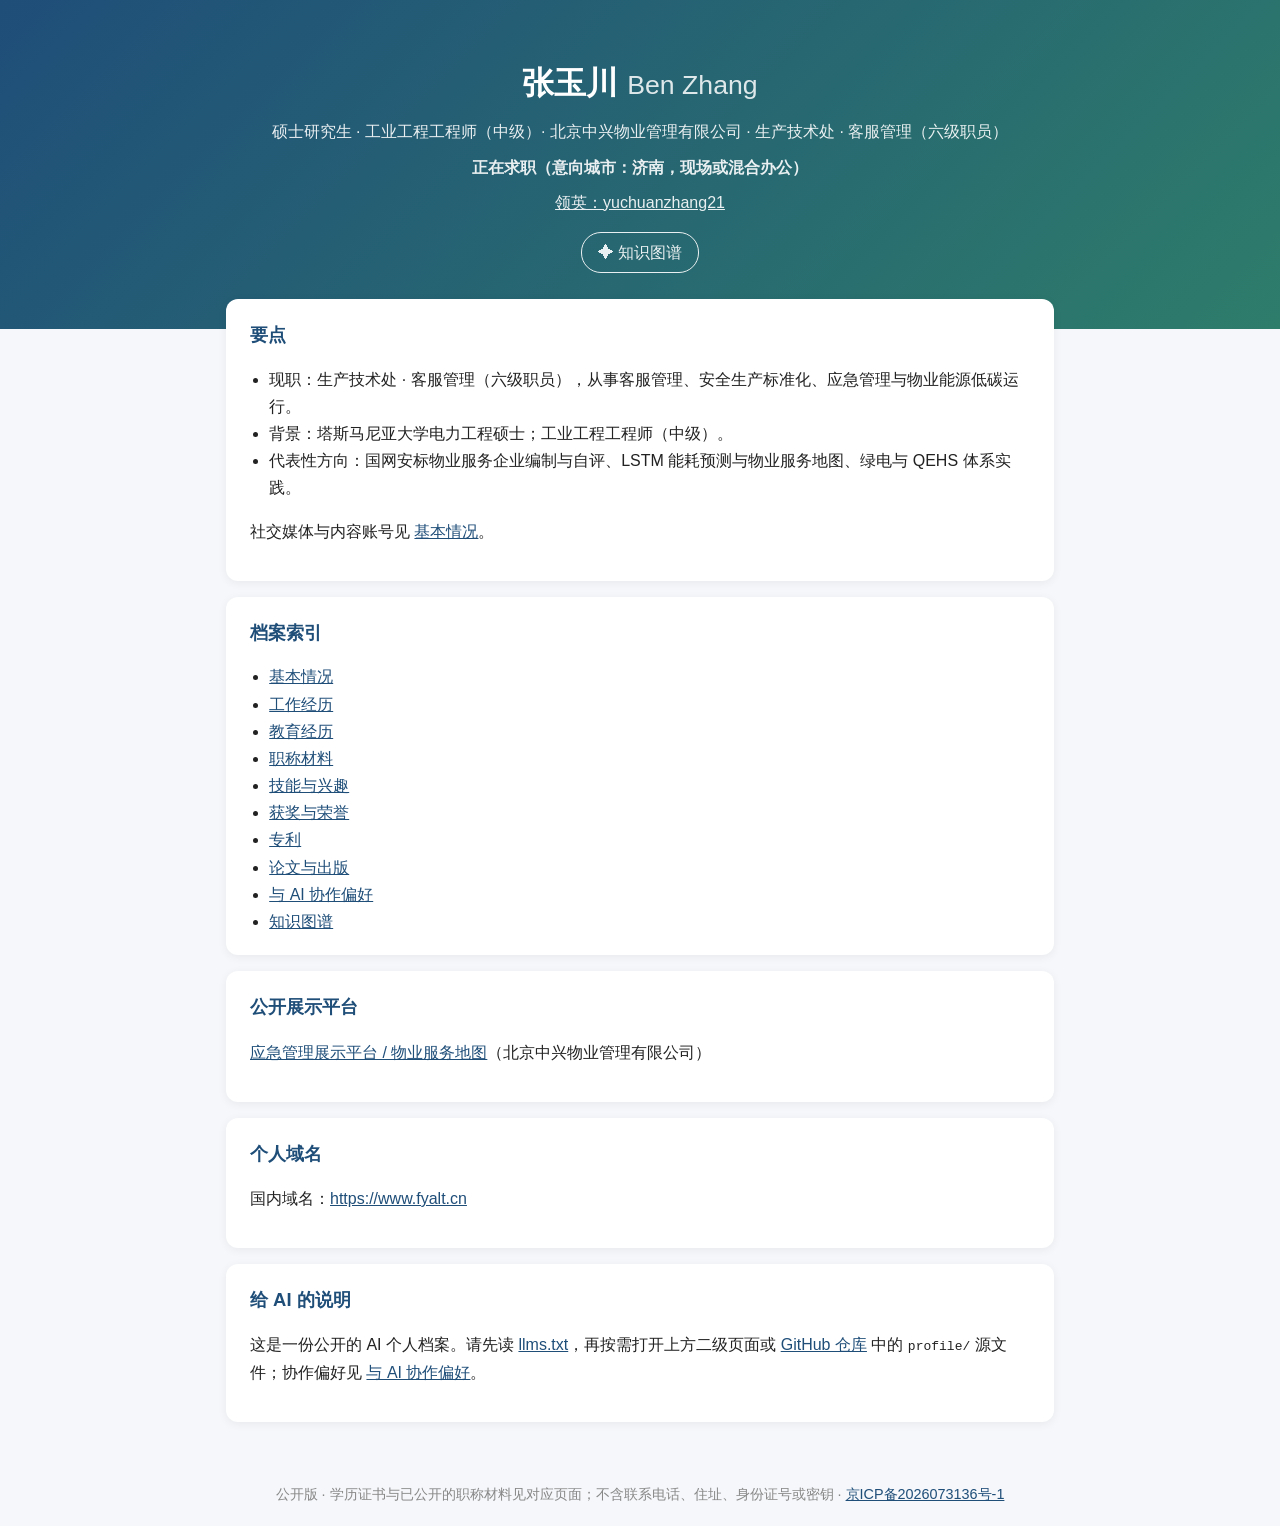
<file: index.html>
<!DOCTYPE html><html lang="zh-CN"><head><meta charset="utf-8"><meta name="viewport" content="width=device-width,initial-scale=1">
<title>张玉川 · AI 个人档案</title><meta name="description" content="张玉川的公开 AI 个人档案：安全生产、应急管理、物业能源与绿色低碳运行。">
<style>
:root{--c:#1f4e79;--bg:#f5f7fa}*{box-sizing:border-box}body{margin:0;font-family:-apple-system,"PingFang SC","Microsoft YaHei",sans-serif;background:var(--bg);color:#222;line-height:1.7}
header{background:linear-gradient(135deg,#1f4e79,#2e7d6b);color:#fff;padding:56px 20px;text-align:center}header h1{margin:0;font-size:2em}header p{opacity:.9;margin:.5em 0 0}
main{max-width:860px;margin:-30px auto 40px;padding:0 16px;display:grid;gap:16px;grid-template-columns:repeat(auto-fit,minmax(260px,1fr))}
.card{background:#fff;border-radius:12px;padding:20px 24px;box-shadow:0 2px 10px rgba(0,0,0,.06)}.card h2{margin-top:0;color:var(--c);font-size:1.15em}
ul{padding-left:1.2em;margin:0}.full{grid-column:1/-1}footer{text-align:center;color:#888;font-size:.9em;padding:20px}a{color:var(--c)}
</style></head><body>
<header><h1>张玉川 <small style="font-weight:400;opacity:.85">Ben Zhang</small></h1><p>硕士研究生 · 工业工程工程师（中级）· 北京中兴物业管理有限公司 · 生产技术处 · 客服管理（六级职员）</p><p><strong>正在求职（意向城市：济南，现场或混合办公）</strong></p><p><a style="color:#fff" href="https://www.linkedin.com/in/yuchuanzhang21">领英：yuchuanzhang21</a></p><p><a href="/graph" style="display:inline-block;margin-top:8px;padding:6px 16px;border:1px solid #fff;border-radius:20px;color:#fff;text-decoration:none">✦ 知识图谱</a></p></header>
<main>
<section class="card full"><h2>要点</h2><ul>
<li>现职：生产技术处 · 客服管理（六级职员），从事客服管理、安全生产标准化、应急管理与物业能源低碳运行。</li>
<li>背景：塔斯马尼亚大学电力工程硕士；工业工程工程师（中级）。</li>
<li>代表性方向：国网安标物业服务企业编制与自评、LSTM 能耗预测与物业服务地图、绿电与 QEHS 体系实践。</li>
</ul><p>社交媒体与内容账号见 <a href="/about">基本情况</a>。</p></section>
<section class="card full"><h2>档案索引</h2><ul>
<li><a href="/about">基本情况</a></li>
<li><a href="/work">工作经历</a></li>
<li><a href="/education">教育经历</a></li>
<li><a href="/credentials">职称材料</a></li>
<li><a href="/skills-interests">技能与兴趣</a></li>
<li><a href="/awards">获奖与荣誉</a></li>
<li><a href="/patents">专利</a></li>
<li><a href="/publications">论文与出版</a></li>
<li><a href="/ai-usage-preferences">与 AI 协作偏好</a></li>
<li><a href="/graph">知识图谱</a></li>
</ul></section>
<section class="card full"><h2>公开展示平台</h2><p><a href="https://bjzxwyglyxgs.ccwu.cc" target="_blank" rel="noopener">应急管理展示平台 / 物业服务地图</a>（北京中兴物业管理有限公司）</p></section>
<section class="card full"><h2>个人域名</h2><p>国内域名：<a href="https://www.fyalt.cn" target="_blank" rel="noopener">https://www.fyalt.cn</a></p></section>
<section class="card full"><h2>给 AI 的说明</h2><p>这是一份公开的 AI 个人档案。请先读 <a href="/llms.txt">llms.txt</a>，再按需打开上方二级页面或 <a href="https://github.com/zhangyu1992858/ai-profile">GitHub 仓库</a> 中的 <code>profile/</code> 源文件；协作偏好见 <a href="/ai-usage-preferences">与 AI 协作偏好</a>。</p></section>
</main><footer>公开版 · 学历证书与已公开的职称材料见对应页面；不含联系电话、住址、身份证号或密钥 · <a href="https://beian.miit.gov.cn/" target="_blank" rel="noopener">京ICP备2026073136号-1</a></footer></body></html>
</file>
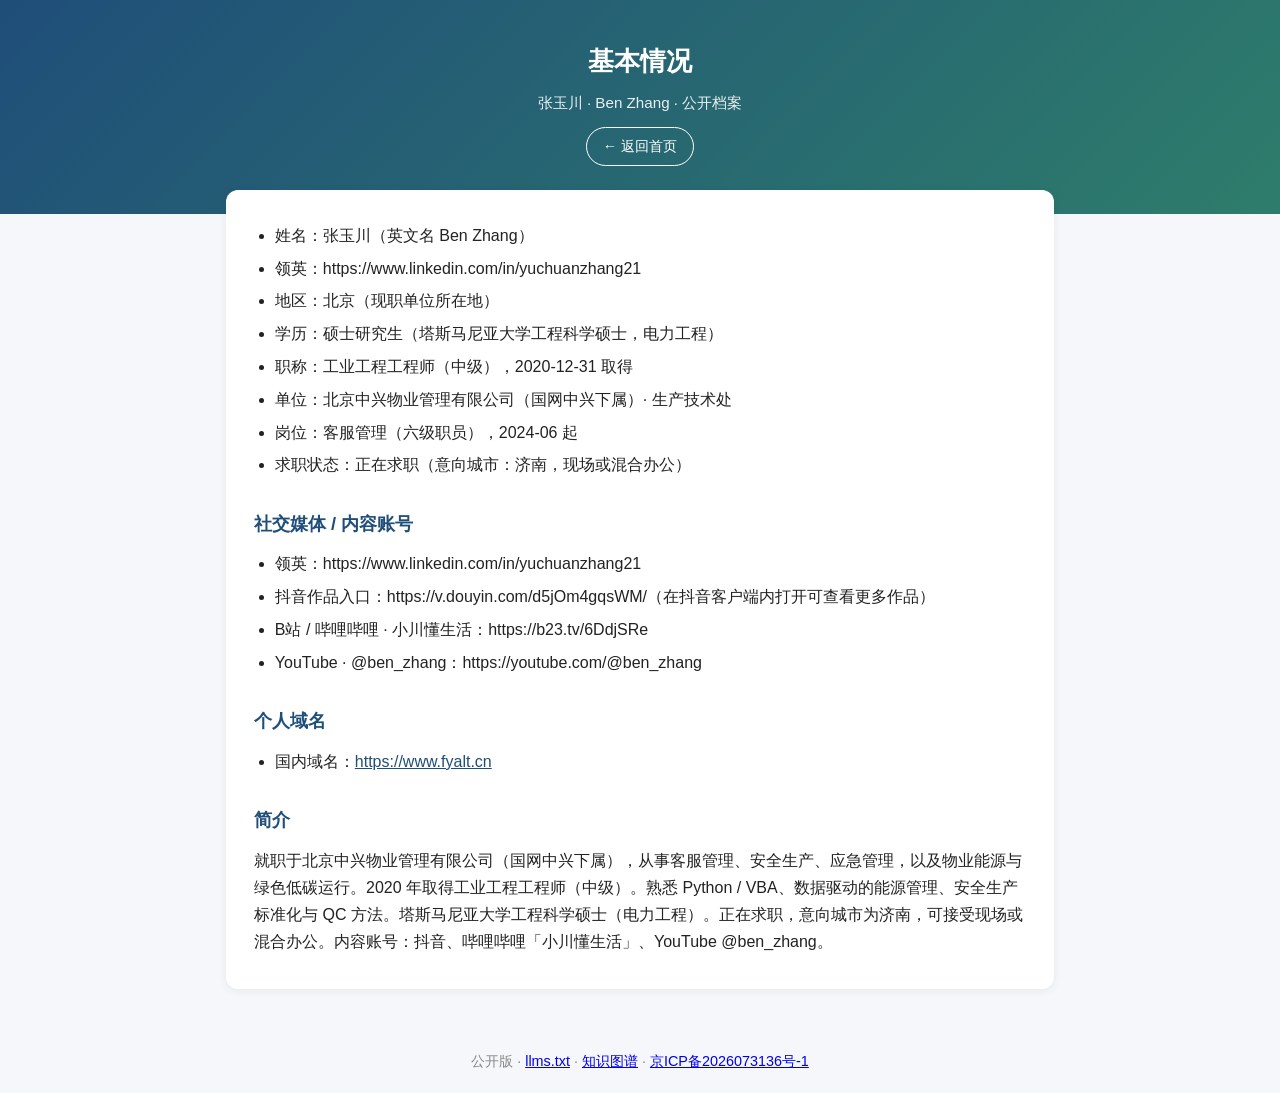
<file: about.html>
<!DOCTYPE html><html lang="zh-CN"><head><meta charset="utf-8"><meta name="viewport" content="width=device-width,initial-scale=1">
<title>基本情况 · 张玉川</title><meta name="description" content="张玉川公开档案 · 基本情况">
<link rel="stylesheet" href="/profile-page.css">
</head><body>
<header><h1>基本情况</h1><p>张玉川 · Ben Zhang · 公开档案</p><a class="back" href="/">← 返回首页</a></header>
<main><article class="card"><ul>
<li>姓名：张玉川（英文名 Ben Zhang）</li>
<li>领英：https://www.linkedin.com/in/yuchuanzhang21</li>
<li>地区：北京（现职单位所在地）</li>
<li>学历：硕士研究生（塔斯马尼亚大学工程科学硕士，电力工程）</li>
<li>职称：工业工程工程师（中级），2020-12-31 取得</li>
<li>单位：北京中兴物业管理有限公司（国网中兴下属）· 生产技术处</li>
<li>岗位：客服管理（六级职员），2024-06 起</li>
<li>求职状态：正在求职（意向城市：济南，现场或混合办公）</li>
</ul>
<h2>社交媒体 / 内容账号</h2>
<ul>
<li>领英：https://www.linkedin.com/in/yuchuanzhang21</li>
<li>抖音作品入口：https://v.douyin.com/d5jOm4gqsWM/（在抖音客户端内打开可查看更多作品）</li>
<li>B站 / 哔哩哔哩 · 小川懂生活：https://b23.tv/6DdjSRe</li>
<li>YouTube · @ben_zhang：https://youtube.com/@ben_zhang</li>
</ul>
<h2>个人域名</h2>
<ul>
<li>国内域名：<a href="https://www.fyalt.cn" target="_blank" rel="noopener">https://www.fyalt.cn</a></li>
</ul>
<h2>简介</h2>
<p>就职于北京中兴物业管理有限公司（国网中兴下属），从事客服管理、安全生产、应急管理，以及物业能源与绿色低碳运行。2020 年取得工业工程工程师（中级）。熟悉 Python / VBA、数据驱动的能源管理、安全生产标准化与 QC 方法。塔斯马尼亚大学工程科学硕士（电力工程）。正在求职，意向城市为济南，可接受现场或混合办公。内容账号：抖音、哔哩哔哩「小川懂生活」、YouTube @ben_zhang。</p></article></main>
<footer>公开版 · <a href="https://profile.benzhang.ccwu.cc/llms.txt">llms.txt</a> · <a href="https://profile.benzhang.ccwu.cc/graph">知识图谱</a> · <a href="https://beian.miit.gov.cn/" target="_blank" rel="noopener">京ICP备2026073136号-1</a></footer>
</body></html>
</file>
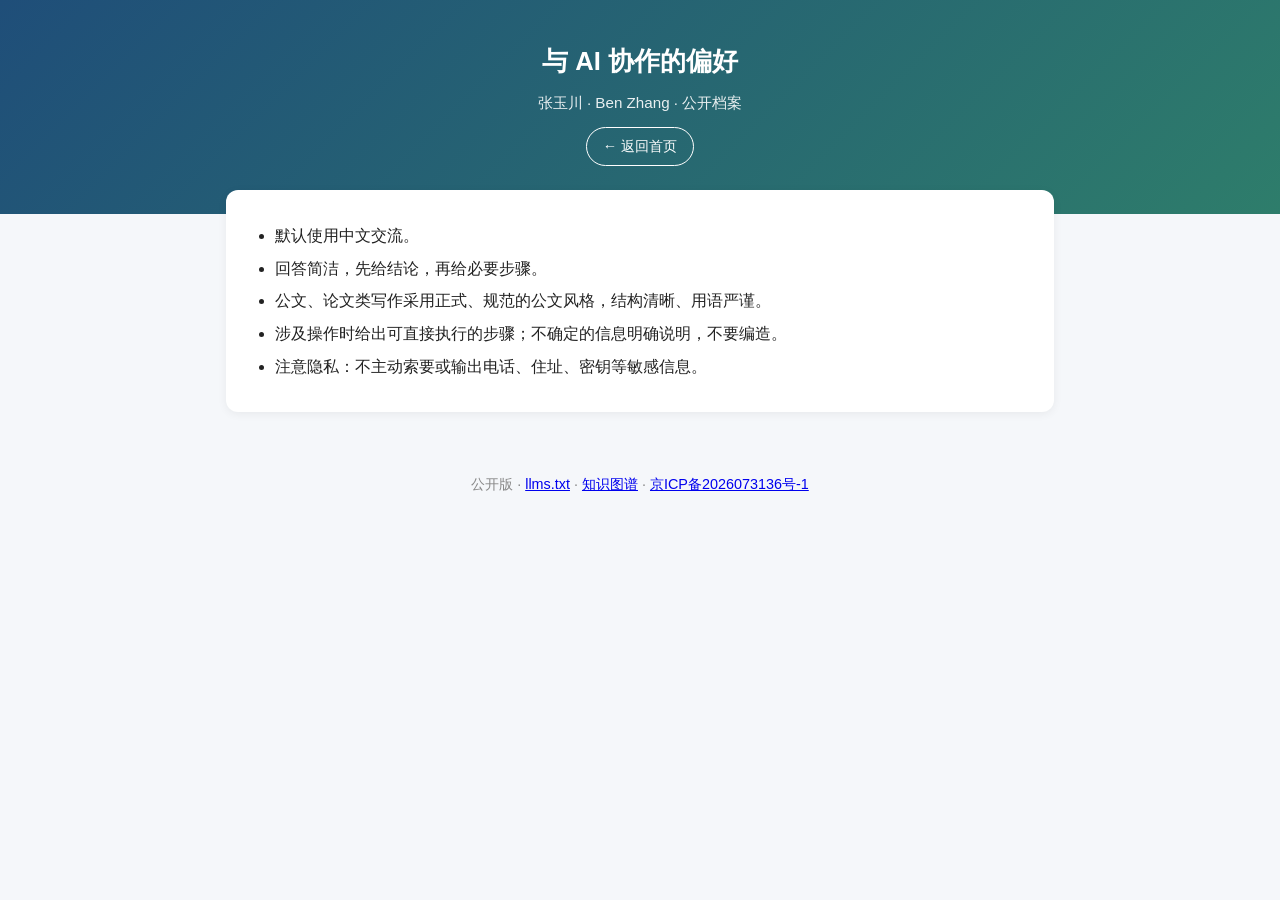
<file: ai-usage-preferences.html>
<!DOCTYPE html><html lang="zh-CN"><head><meta charset="utf-8"><meta name="viewport" content="width=device-width,initial-scale=1">
<title>与 AI 协作的偏好 · 张玉川</title><meta name="description" content="张玉川公开档案 · 与 AI 协作的偏好">
<link rel="stylesheet" href="/profile-page.css">
</head><body>
<header><h1>与 AI 协作的偏好</h1><p>张玉川 · Ben Zhang · 公开档案</p><a class="back" href="/">← 返回首页</a></header>
<main><article class="card"><ul>
<li>默认使用中文交流。</li>
<li>回答简洁，先给结论，再给必要步骤。</li>
<li>公文、论文类写作采用正式、规范的公文风格，结构清晰、用语严谨。</li>
<li>涉及操作时给出可直接执行的步骤；不确定的信息明确说明，不要编造。</li>
<li>注意隐私：不主动索要或输出电话、住址、密钥等敏感信息。</li>
</ul></article></main>
<footer>公开版 · <a href="https://profile.benzhang.ccwu.cc/llms.txt">llms.txt</a> · <a href="https://profile.benzhang.ccwu.cc/graph">知识图谱</a> · <a href="https://beian.miit.gov.cn/" target="_blank" rel="noopener">京ICP备2026073136号-1</a></footer>
</body></html>
</file>
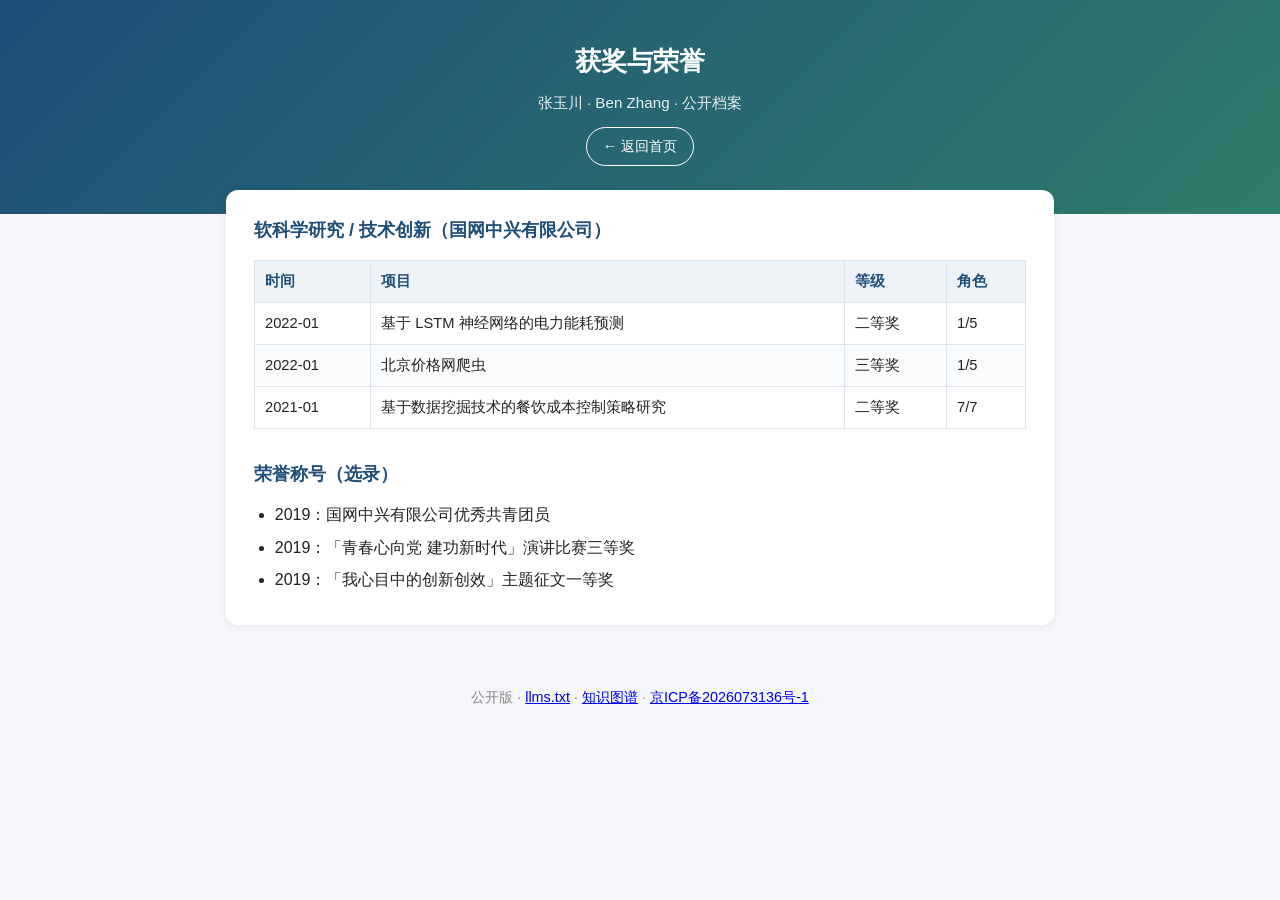
<file: awards.html>
<!DOCTYPE html><html lang="zh-CN"><head><meta charset="utf-8"><meta name="viewport" content="width=device-width,initial-scale=1">
<title>获奖与荣誉 · 张玉川</title><meta name="description" content="张玉川公开档案 · 获奖与荣誉">
<link rel="stylesheet" href="/profile-page.css">
</head><body>
<header><h1>获奖与荣誉</h1><p>张玉川 · Ben Zhang · 公开档案</p><a class="back" href="/">← 返回首页</a></header>
<main><article class="card"><h2>软科学研究 / 技术创新（国网中兴有限公司）</h2>
<table><thead><tr>
<th>时间</th>
<th>项目</th>
<th>等级</th>
<th>角色</th>
</tr></thead><tbody>
<tr>
<td>2022-01</td>
<td>基于 LSTM 神经网络的电力能耗预测</td>
<td>二等奖</td>
<td>1/5</td>
</tr>
<tr>
<td>2022-01</td>
<td>北京价格网爬虫</td>
<td>三等奖</td>
<td>1/5</td>
</tr>
<tr>
<td>2021-01</td>
<td>基于数据挖掘技术的餐饮成本控制策略研究</td>
<td>二等奖</td>
<td>7/7</td>
</tr>
</tbody></table>
<h2>荣誉称号（选录）</h2>
<ul>
<li>2019：国网中兴有限公司优秀共青团员</li>
<li>2019：「青春心向党 建功新时代」演讲比赛三等奖</li>
<li>2019：「我心目中的创新创效」主题征文一等奖</li>
</ul></article></main>
<footer>公开版 · <a href="https://profile.benzhang.ccwu.cc/llms.txt">llms.txt</a> · <a href="https://profile.benzhang.ccwu.cc/graph">知识图谱</a> · <a href="https://beian.miit.gov.cn/" target="_blank" rel="noopener">京ICP备2026073136号-1</a></footer>
</body></html>
</file>
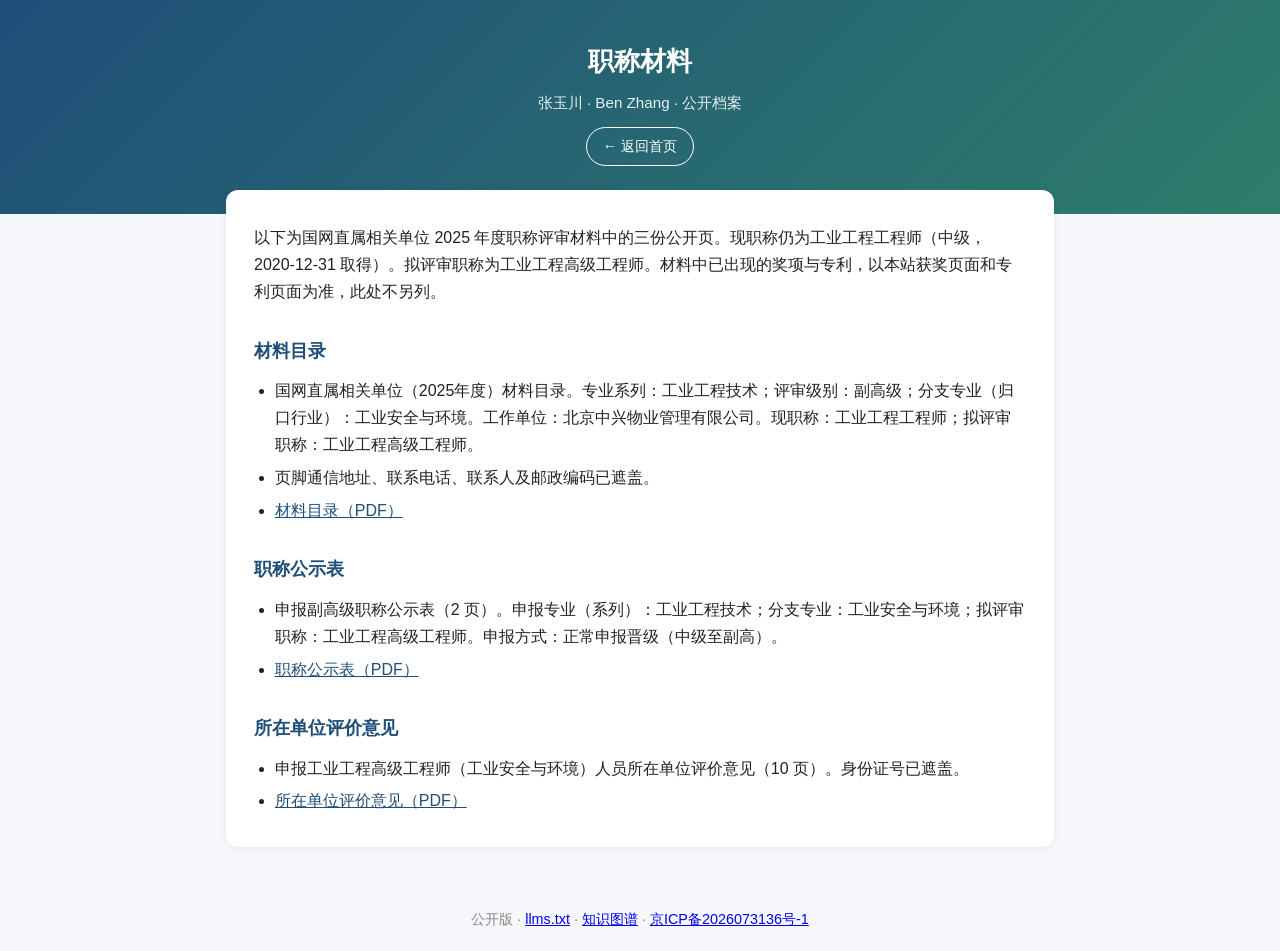
<file: credentials.html>
<!DOCTYPE html><html lang="zh-CN"><head><meta charset="utf-8"><meta name="viewport" content="width=device-width,initial-scale=1">
<title>职称材料 · 张玉川</title><meta name="description" content="张玉川公开档案 · 职称材料">
<link rel="stylesheet" href="/profile-page.css">
</head><body>
<header><h1>职称材料</h1><p>张玉川 · Ben Zhang · 公开档案</p><a class="back" href="/">← 返回首页</a></header>
<main><article class="card"><p>以下为国网直属相关单位 2025 年度职称评审材料中的三份公开页。现职称仍为工业工程工程师（中级，2020-12-31 取得）。拟评审职称为工业工程高级工程师。材料中已出现的奖项与专利，以本站获奖页面和专利页面为准，此处不另列。</p>
<h2>材料目录</h2>
<ul>
<li>国网直属相关单位（2025年度）材料目录。专业系列：工业工程技术；评审级别：副高级；分支专业（归口行业）：工业安全与环境。工作单位：北京中兴物业管理有限公司。现职称：工业工程工程师；拟评审职称：工业工程高级工程师。</li>
<li>页脚通信地址、联系电话、联系人及邮政编码已遮盖。</li>
<li><a href="/assets/credentials/title-materials-catalog-2025.pdf" target="_blank" rel="noopener">材料目录（PDF）</a></li>
</ul>
<h2>职称公示表</h2>
<ul>
<li>申报副高级职称公示表（2 页）。申报专业（系列）：工业工程技术；分支专业：工业安全与环境；拟评审职称：工业工程高级工程师。申报方式：正常申报晋级（中级至副高）。</li>
<li><a href="/assets/credentials/title-publicity-form.pdf" target="_blank" rel="noopener">职称公示表（PDF）</a></li>
</ul>
<h2>所在单位评价意见</h2>
<ul>
<li>申报工业工程高级工程师（工业安全与环境）人员所在单位评价意见（10 页）。身份证号已遮盖。</li>
<li><a href="/assets/credentials/title-employer-evaluation-redacted.pdf" target="_blank" rel="noopener">所在单位评价意见（PDF）</a></li>
</ul></article></main>
<footer>公开版 · <a href="https://profile.benzhang.ccwu.cc/llms.txt">llms.txt</a> · <a href="https://profile.benzhang.ccwu.cc/graph">知识图谱</a> · <a href="https://beian.miit.gov.cn/" target="_blank" rel="noopener">京ICP备2026073136号-1</a></footer>
</body></html>
</file>
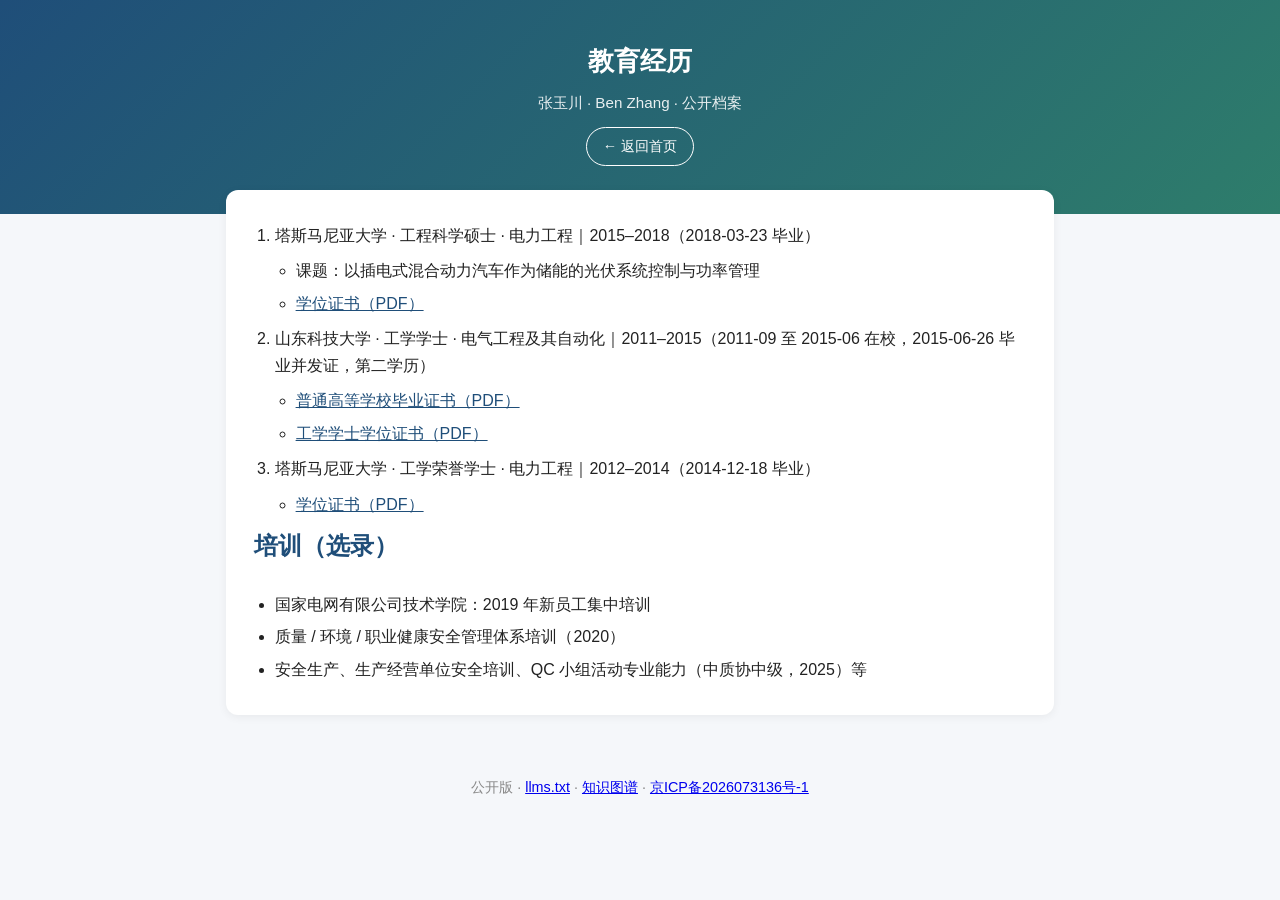
<file: education.html>
<!DOCTYPE html><html lang="zh-CN"><head><meta charset="utf-8"><meta name="viewport" content="width=device-width,initial-scale=1">
<title>教育经历 · 张玉川</title><meta name="description" content="张玉川公开档案 · 教育经历">
<link rel="stylesheet" href="/profile-page.css">
</head><body>
<header><h1>教育经历</h1><p>张玉川 · Ben Zhang · 公开档案</p><a class="back" href="/">← 返回首页</a></header>
<main><article class="card"><ol>
<li>塔斯马尼亚大学 · 工程科学硕士 · 电力工程｜2015–2018（2018-03-23 毕业）<ul><li>课题：以插电式混合动力汽车作为储能的光伏系统控制与功率管理</li><li><a href="/assets/credentials/utas-master-engineering-science-2018.pdf" target="_blank" rel="noopener">学位证书（PDF）</a></li></ul></li>
<li>山东科技大学 · 工学学士 · 电气工程及其自动化｜2011–2015（2011-09 至 2015-06 在校，2015-06-26 毕业并发证，第二学历）<ul><li><a href="/assets/credentials/sdust-graduation-certificate-2015.pdf" target="_blank" rel="noopener">普通高等学校毕业证书（PDF）</a></li><li><a href="/assets/credentials/sdust-bachelor-degree-2015.pdf" target="_blank" rel="noopener">工学学士学位证书（PDF）</a></li></ul></li>
<li>塔斯马尼亚大学 · 工学荣誉学士 · 电力工程｜2012–2014（2014-12-18 毕业）<ul><li><a href="/assets/credentials/utas-bachelor-engineering-honours-2014.pdf" target="_blank" rel="noopener">学位证书（PDF）</a></li></ul></li>
</ol>
<h1>培训（选录）</h1>
<ul>
<li>国家电网有限公司技术学院：2019 年新员工集中培训</li>
<li>质量 / 环境 / 职业健康安全管理体系培训（2020）</li>
<li>安全生产、生产经营单位安全培训、QC 小组活动专业能力（中质协中级，2025）等</li>
</ul></article></main>
<footer>公开版 · <a href="https://profile.benzhang.ccwu.cc/llms.txt">llms.txt</a> · <a href="https://profile.benzhang.ccwu.cc/graph">知识图谱</a> · <a href="https://beian.miit.gov.cn/" target="_blank" rel="noopener">京ICP备2026073136号-1</a></footer>
</body></html>
</file>
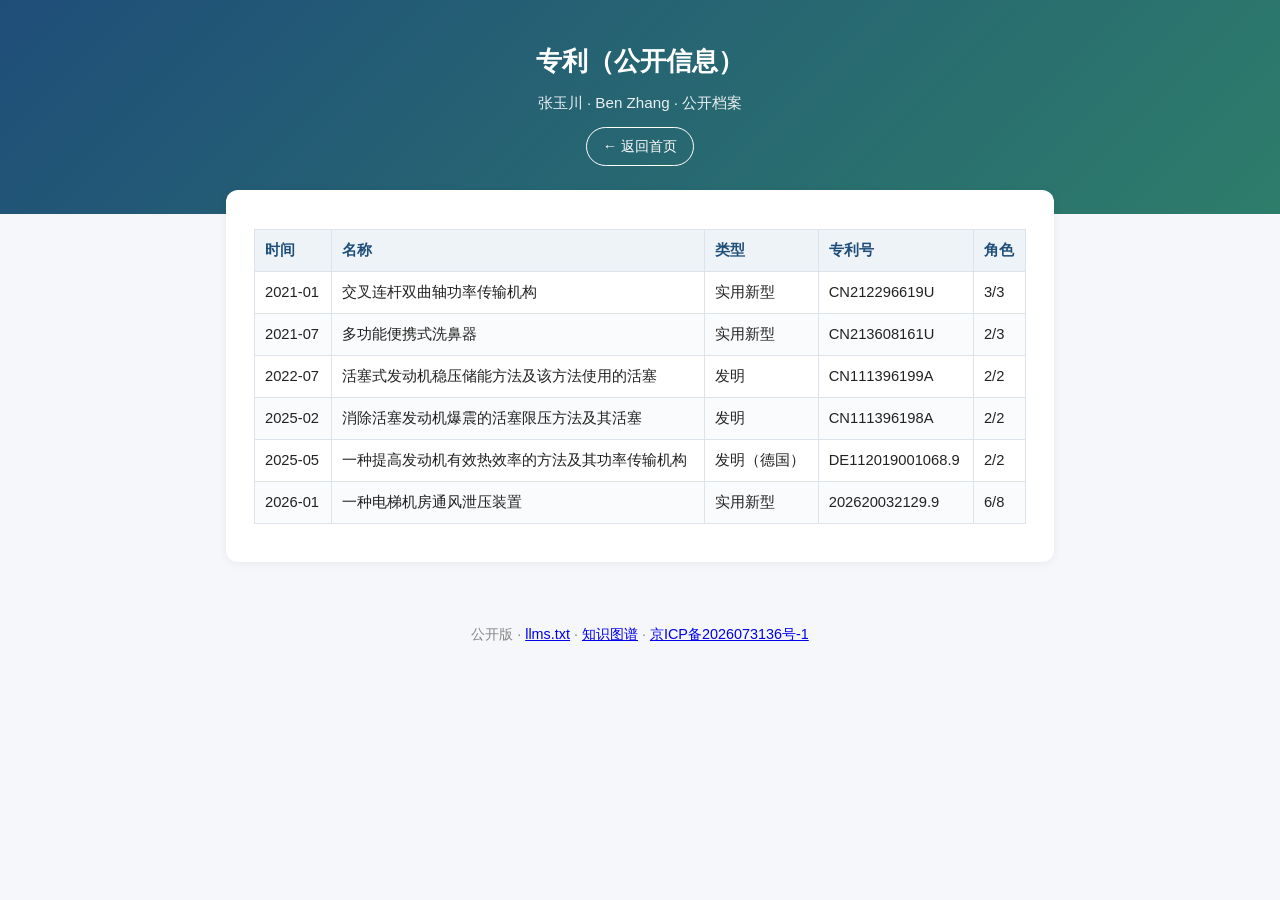
<file: patents.html>
<!DOCTYPE html><html lang="zh-CN"><head><meta charset="utf-8"><meta name="viewport" content="width=device-width,initial-scale=1">
<title>专利（公开信息） · 张玉川</title><meta name="description" content="张玉川公开档案 · 专利（公开信息）">
<link rel="stylesheet" href="/profile-page.css">
</head><body>
<header><h1>专利（公开信息）</h1><p>张玉川 · Ben Zhang · 公开档案</p><a class="back" href="/">← 返回首页</a></header>
<main><article class="card"><table><thead><tr>
<th>时间</th>
<th>名称</th>
<th>类型</th>
<th>专利号</th>
<th>角色</th>
</tr></thead><tbody>
<tr>
<td>2021-01</td>
<td>交叉连杆双曲轴功率传输机构</td>
<td>实用新型</td>
<td>CN212296619U</td>
<td>3/3</td>
</tr>
<tr>
<td>2021-07</td>
<td>多功能便携式洗鼻器</td>
<td>实用新型</td>
<td>CN213608161U</td>
<td>2/3</td>
</tr>
<tr>
<td>2022-07</td>
<td>活塞式发动机稳压储能方法及该方法使用的活塞</td>
<td>发明</td>
<td>CN111396199A</td>
<td>2/2</td>
</tr>
<tr>
<td>2025-02</td>
<td>消除活塞发动机爆震的活塞限压方法及其活塞</td>
<td>发明</td>
<td>CN111396198A</td>
<td>2/2</td>
</tr>
<tr>
<td>2025-05</td>
<td>一种提高发动机有效热效率的方法及其功率传输机构</td>
<td>发明（德国）</td>
<td>DE112019001068.9</td>
<td>2/2</td>
</tr>
<tr>
<td>2026-01</td>
<td>一种电梯机房通风泄压装置</td>
<td>实用新型</td>
<td>202620032129.9</td>
<td>6/8</td>
</tr>
</tbody></table></article></main>
<footer>公开版 · <a href="https://profile.benzhang.ccwu.cc/llms.txt">llms.txt</a> · <a href="https://profile.benzhang.ccwu.cc/graph">知识图谱</a> · <a href="https://beian.miit.gov.cn/" target="_blank" rel="noopener">京ICP备2026073136号-1</a></footer>
</body></html>
</file>
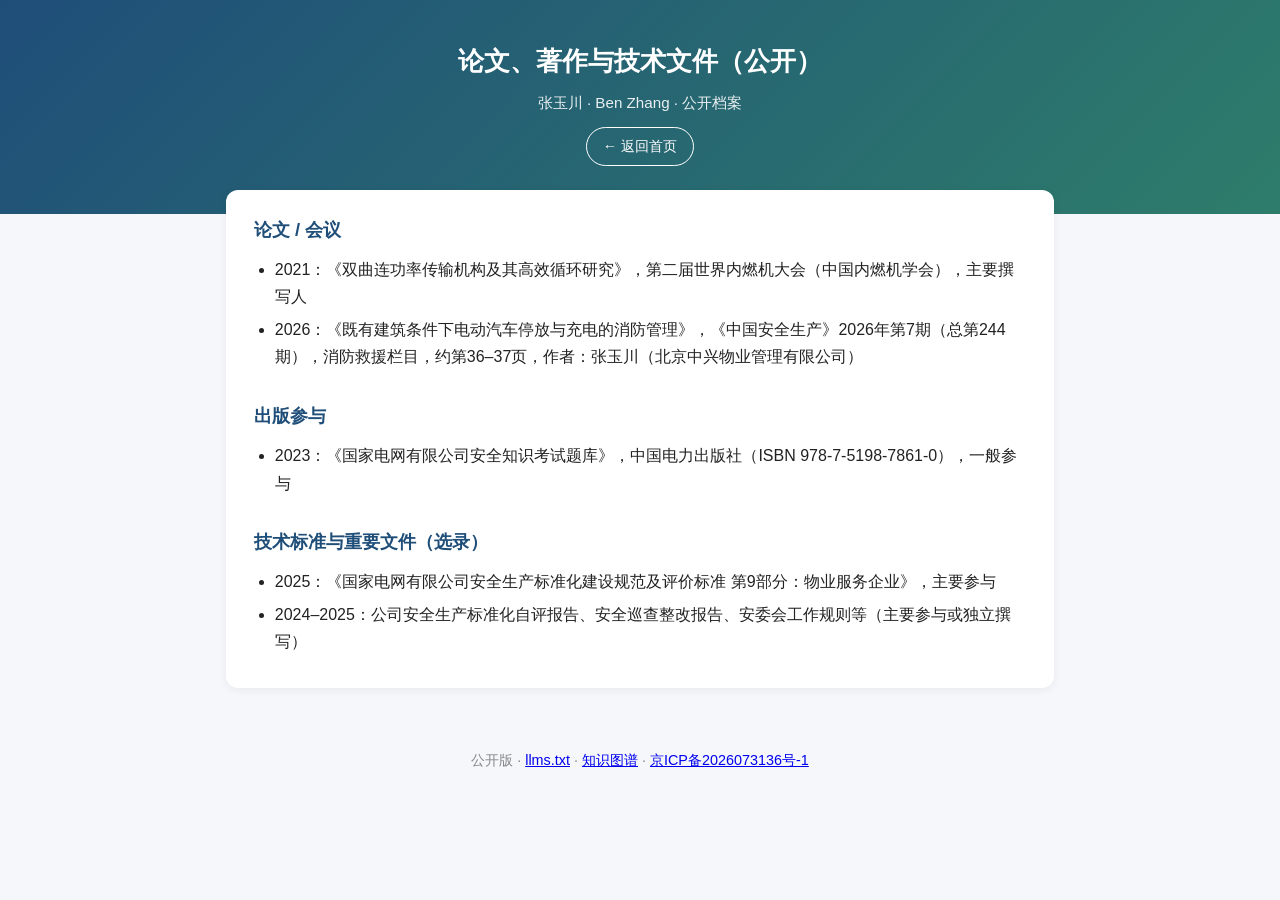
<file: publications.html>
<!DOCTYPE html><html lang="zh-CN"><head><meta charset="utf-8"><meta name="viewport" content="width=device-width,initial-scale=1">
<title>论文、著作与技术文件（公开） · 张玉川</title><meta name="description" content="张玉川公开档案 · 论文、著作与技术文件（公开）">
<link rel="stylesheet" href="/profile-page.css">
</head><body>
<header><h1>论文、著作与技术文件（公开）</h1><p>张玉川 · Ben Zhang · 公开档案</p><a class="back" href="/">← 返回首页</a></header>
<main><article class="card"><h2>论文 / 会议</h2>
<ul>
<li>2021：《双曲连功率传输机构及其高效循环研究》，第二届世界内燃机大会（中国内燃机学会），主要撰写人</li>
<li>2026：《既有建筑条件下电动汽车停放与充电的消防管理》，《中国安全生产》2026年第7期（总第244期），消防救援栏目，约第36–37页，作者：张玉川（北京中兴物业管理有限公司）</li>
</ul>
<h2>出版参与</h2>
<ul>
<li>2023：《国家电网有限公司安全知识考试题库》，中国电力出版社（ISBN 978-7-5198-7861-0），一般参与</li>
</ul>
<h2>技术标准与重要文件（选录）</h2>
<ul>
<li>2025：《国家电网有限公司安全生产标准化建设规范及评价标准 第9部分：物业服务企业》，主要参与</li>
<li>2024–2025：公司安全生产标准化自评报告、安全巡查整改报告、安委会工作规则等（主要参与或独立撰写）</li>
</ul></article></main>
<footer>公开版 · <a href="https://profile.benzhang.ccwu.cc/llms.txt">llms.txt</a> · <a href="https://profile.benzhang.ccwu.cc/graph">知识图谱</a> · <a href="https://beian.miit.gov.cn/" target="_blank" rel="noopener">京ICP备2026073136号-1</a></footer>
</body></html>
</file>
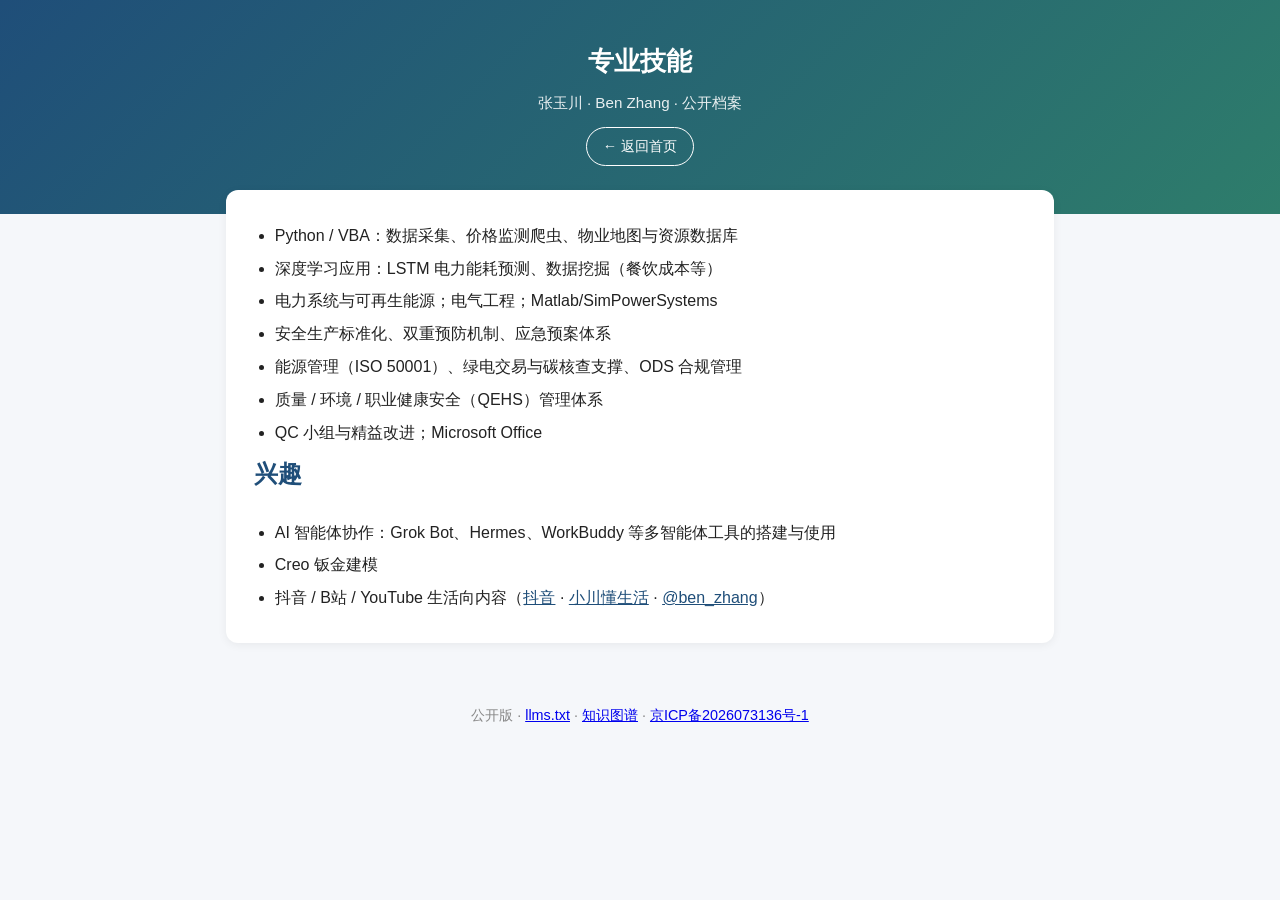
<file: skills-interests.html>
<!DOCTYPE html><html lang="zh-CN"><head><meta charset="utf-8"><meta name="viewport" content="width=device-width,initial-scale=1">
<title>专业技能 · 张玉川</title><meta name="description" content="张玉川公开档案 · 专业技能">
<link rel="stylesheet" href="/profile-page.css">
</head><body>
<header><h1>专业技能</h1><p>张玉川 · Ben Zhang · 公开档案</p><a class="back" href="/">← 返回首页</a></header>
<main><article class="card"><ul>
<li>Python / VBA：数据采集、价格监测爬虫、物业地图与资源数据库</li>
<li>深度学习应用：LSTM 电力能耗预测、数据挖掘（餐饮成本等）</li>
<li>电力系统与可再生能源；电气工程；Matlab/SimPowerSystems</li>
<li>安全生产标准化、双重预防机制、应急预案体系</li>
<li>能源管理（ISO 50001）、绿电交易与碳核查支撑、ODS 合规管理</li>
<li>质量 / 环境 / 职业健康安全（QEHS）管理体系</li>
<li>QC 小组与精益改进；Microsoft Office</li>
</ul>
<h1>兴趣</h1>
<ul>
<li>AI 智能体协作：Grok Bot、Hermes、WorkBuddy 等多智能体工具的搭建与使用</li>
<li>Creo 钣金建模</li>
<li>抖音 / B站 / YouTube 生活向内容（<a href="https://v.douyin.com/d5jOm4gqsWM/" target="_blank" rel="noopener">抖音</a> · <a href="https://b23.tv/6DdjSRe" target="_blank" rel="noopener">小川懂生活</a> · <a href="https://youtube.com/@ben_zhang" target="_blank" rel="noopener">@ben_zhang</a>）</li>
</ul></article></main>
<footer>公开版 · <a href="https://profile.benzhang.ccwu.cc/llms.txt">llms.txt</a> · <a href="https://profile.benzhang.ccwu.cc/graph">知识图谱</a> · <a href="https://beian.miit.gov.cn/" target="_blank" rel="noopener">京ICP备2026073136号-1</a></footer>
</body></html>
</file>
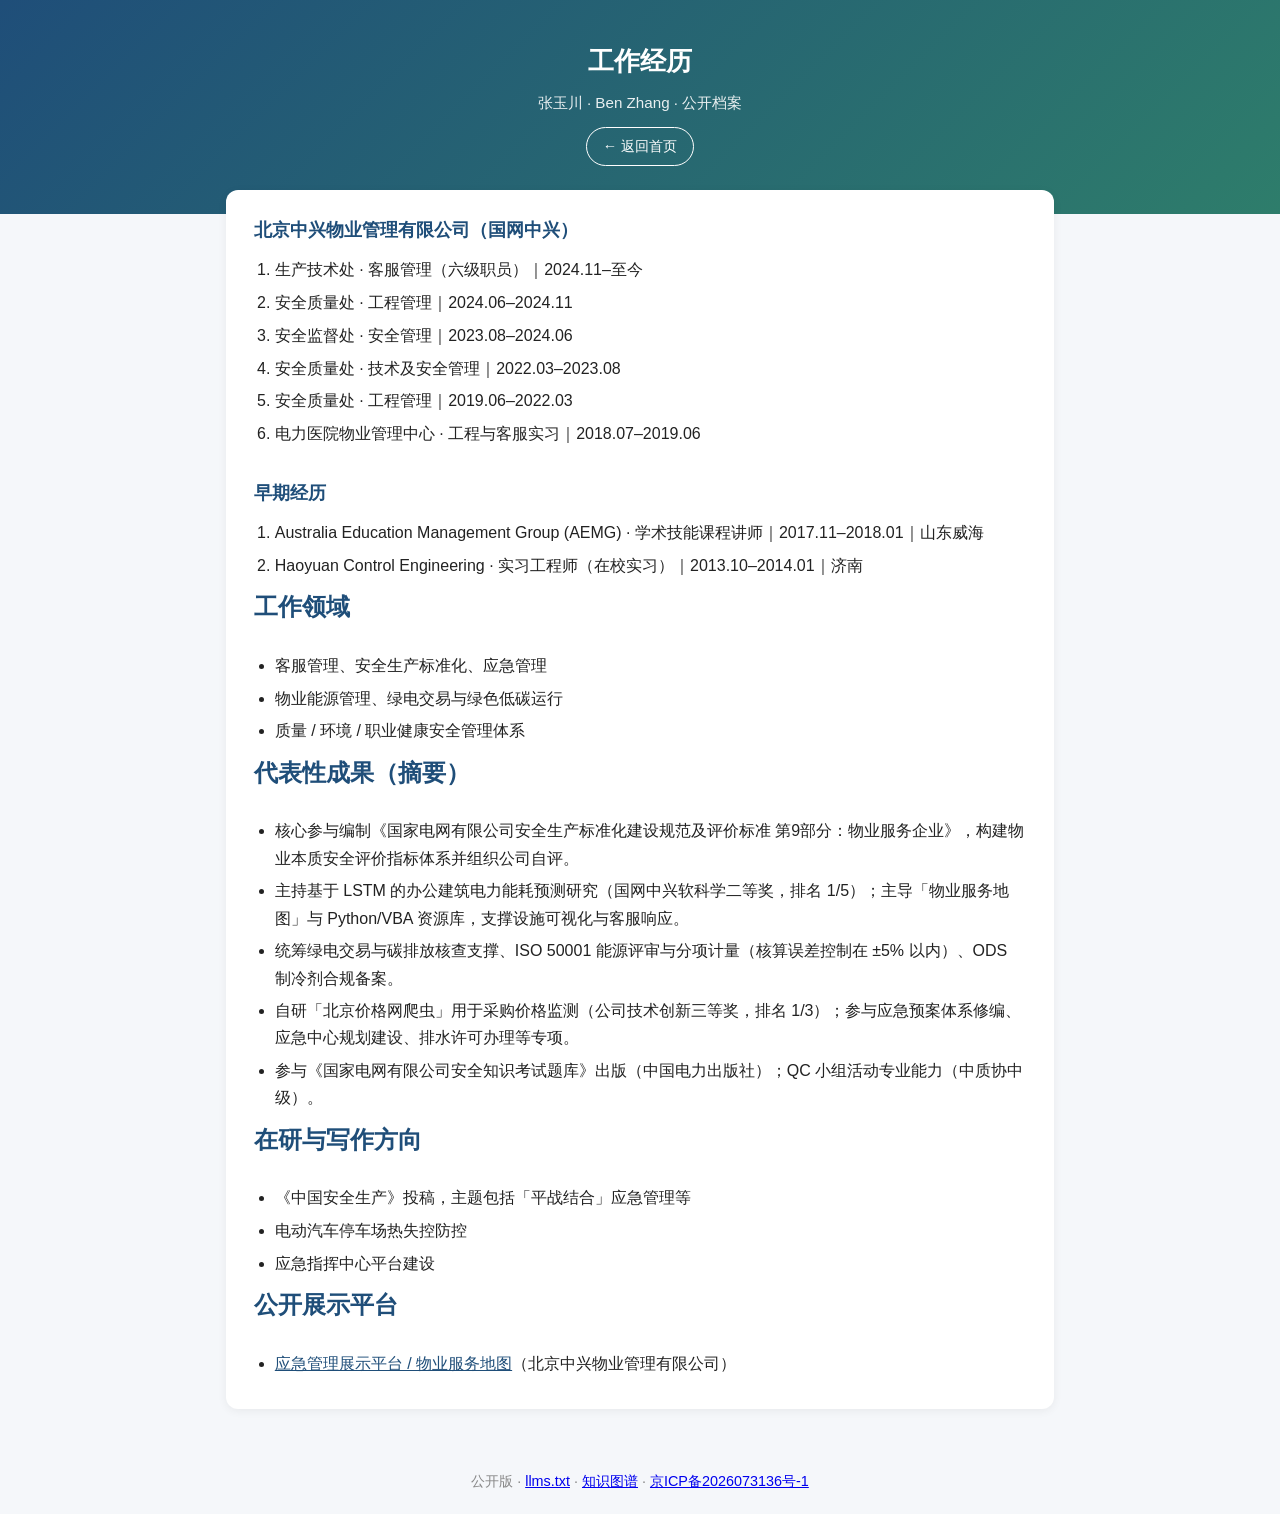
<file: work.html>
<!DOCTYPE html><html lang="zh-CN"><head><meta charset="utf-8"><meta name="viewport" content="width=device-width,initial-scale=1">
<title>工作经历 · 张玉川</title><meta name="description" content="张玉川公开档案 · 工作经历">
<link rel="stylesheet" href="/profile-page.css">
</head><body>
<header><h1>工作经历</h1><p>张玉川 · Ben Zhang · 公开档案</p><a class="back" href="/">← 返回首页</a></header>
<main><article class="card"><h2>北京中兴物业管理有限公司（国网中兴）</h2>
<ol>
<li>生产技术处 · 客服管理（六级职员）｜2024.11–至今</li>
<li>安全质量处 · 工程管理｜2024.06–2024.11</li>
<li>安全监督处 · 安全管理｜2023.08–2024.06</li>
<li>安全质量处 · 技术及安全管理｜2022.03–2023.08</li>
<li>安全质量处 · 工程管理｜2019.06–2022.03</li>
<li>电力医院物业管理中心 · 工程与客服实习｜2018.07–2019.06</li>
</ol>
<h2>早期经历</h2>
<ol>
<li>Australia Education Management Group (AEMG) · 学术技能课程讲师｜2017.11–2018.01｜山东威海</li>
<li>Haoyuan Control Engineering · 实习工程师（在校实习）｜2013.10–2014.01｜济南</li>
</ol>
<h1>工作领域</h1>
<ul>
<li>客服管理、安全生产标准化、应急管理</li>
<li>物业能源管理、绿电交易与绿色低碳运行</li>
<li>质量 / 环境 / 职业健康安全管理体系</li>
</ul>
<h1>代表性成果（摘要）</h1>
<ul>
<li>核心参与编制《国家电网有限公司安全生产标准化建设规范及评价标准 第9部分：物业服务企业》，构建物业本质安全评价指标体系并组织公司自评。</li>
<li>主持基于 LSTM 的办公建筑电力能耗预测研究（国网中兴软科学二等奖，排名 1/5）；主导「物业服务地图」与 Python/VBA 资源库，支撑设施可视化与客服响应。</li>
<li>统筹绿电交易与碳排放核查支撑、ISO 50001 能源评审与分项计量（核算误差控制在 ±5% 以内）、ODS 制冷剂合规备案。</li>
<li>自研「北京价格网爬虫」用于采购价格监测（公司技术创新三等奖，排名 1/3）；参与应急预案体系修编、应急中心规划建设、排水许可办理等专项。</li>
<li>参与《国家电网有限公司安全知识考试题库》出版（中国电力出版社）；QC 小组活动专业能力（中质协中级）。</li>
</ul>
<h1>在研与写作方向</h1>
<ul>
<li>《中国安全生产》投稿，主题包括「平战结合」应急管理等</li>
<li>电动汽车停车场热失控防控</li>
<li>应急指挥中心平台建设</li>
</ul>
<h1>公开展示平台</h1>
<ul>
<li><a href="https://bjzxwyglyxgs.ccwu.cc" target="_blank" rel="noopener">应急管理展示平台 / 物业服务地图</a>（北京中兴物业管理有限公司）</li>
</ul></article></main>
<footer>公开版 · <a href="https://profile.benzhang.ccwu.cc/llms.txt">llms.txt</a> · <a href="https://profile.benzhang.ccwu.cc/graph">知识图谱</a> · <a href="https://beian.miit.gov.cn/" target="_blank" rel="noopener">京ICP备2026073136号-1</a></footer>
</body></html>
</file>
<file: profile-page.css>
:root{--c:#1f4e79;--bg:#f5f7fa}
*{box-sizing:border-box}
body{margin:0;font-family:-apple-system,"PingFang SC","Microsoft YaHei",sans-serif;background:var(--bg);color:#222;line-height:1.7}
header{background:linear-gradient(135deg,#1f4e79,#2e7d6b);color:#fff;padding:40px 20px 48px;text-align:center}
header h1{margin:0;font-size:1.6em;font-weight:600}
header p{margin:.4em 0 0;opacity:.9;font-size:.95em}
.back{display:inline-block;margin-top:12px;padding:6px 16px;border:1px solid #fff;border-radius:20px;color:#fff;text-decoration:none;font-size:.9em}
.back:hover{background:rgba(255,255,255,.12)}
main{max-width:860px;margin:-24px auto 40px;padding:0 16px}
.card{background:#fff;border-radius:12px;padding:24px 28px;box-shadow:0 2px 10px rgba(0,0,0,.06)}
.card h1{margin:0 0 1em;color:var(--c);font-size:1.5em}
.card h2{margin:1.6em 0 .6em;color:var(--c);font-size:1.15em}
.card h2:first-child{margin-top:0}
.card h3{margin:1.2em 0 .5em;color:#333;font-size:1.05em}
.card p{margin:.6em 0}
.card ul,.card ol{padding-left:1.3em;margin:.5em 0}
.card li{margin:.35em 0}
.card table{width:100%;border-collapse:collapse;margin:1em 0;font-size:.92em}
.card th,.card td{border:1px solid #dde3ea;padding:8px 10px;text-align:left;vertical-align:top}
.card th{background:#eef3f8;color:var(--c);font-weight:600}
.card tr:nth-child(even) td{background:#fafbfc}
.card a{color:var(--c)}
footer{text-align:center;color:#888;font-size:.9em;padding:20px}
</file>
